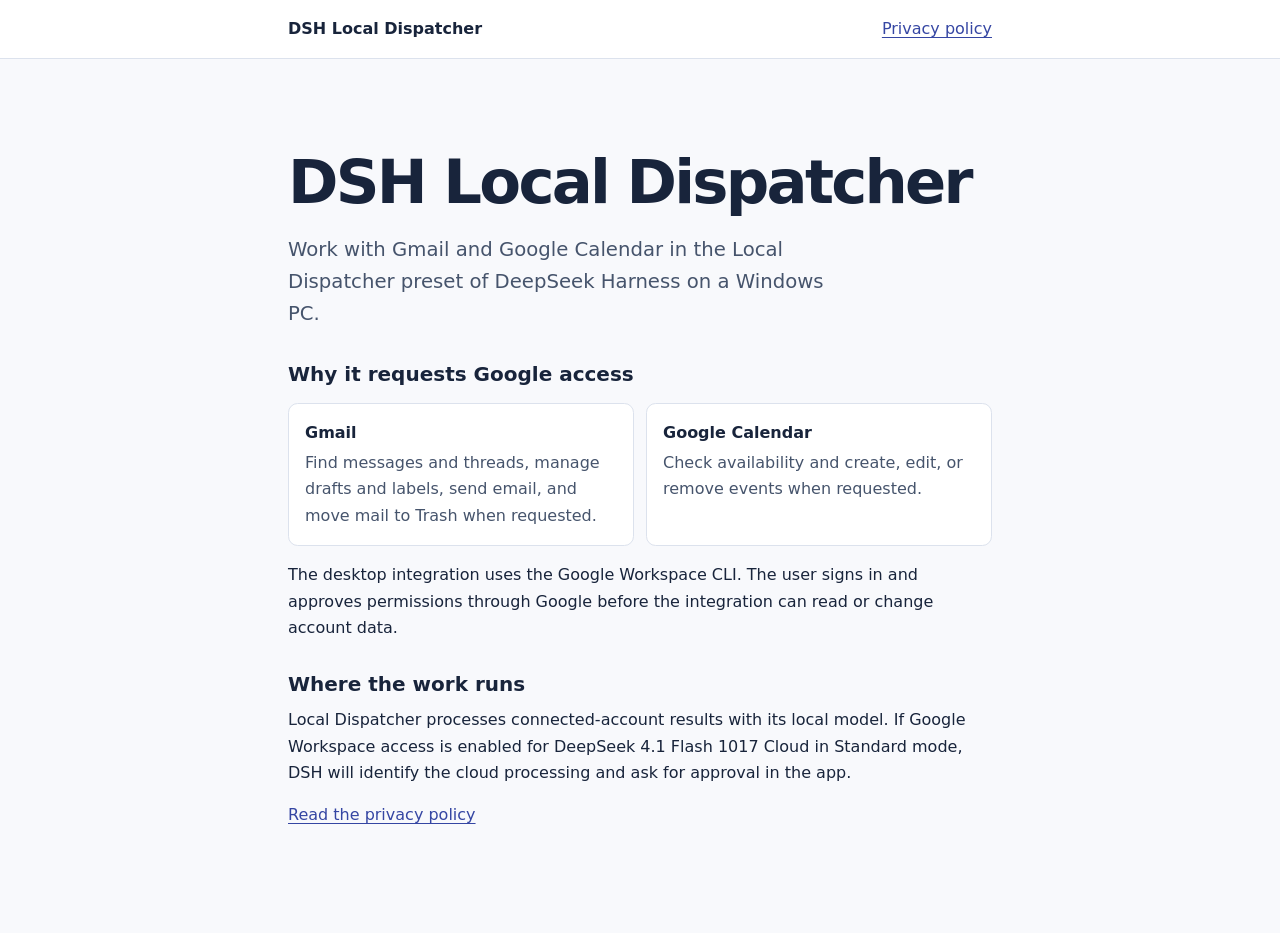
<file: index.html>
<!doctype html>
<html lang="en">
<head>
  <meta charset="utf-8">
  <meta name="viewport" content="width=device-width, initial-scale=1">
  <meta name="google-site-verification" content="Tp2aS6KYvPcbGcTCvo7cgnbqW8NkjnJlam7IIT2WCV4">
  <meta name="description" content="How DSH Local Dispatcher uses Gmail and Google Calendar on a Windows PC.">
  <title>DSH Local Dispatcher</title>
  <link rel="stylesheet" href="styles.css">
</head>
<body>
  <header class="site-header">
    <div class="shell nav">
      <a class="brand" href="./" aria-current="page">DSH Local Dispatcher</a>
      <a href="privacy.html">Privacy policy</a>
    </div>
  </header>
  <main class="shell">
    <h1>DSH Local Dispatcher</h1>
    <p class="intro">Work with Gmail and Google Calendar in the Local Dispatcher preset of DeepSeek Harness on a Windows PC.</p>
    <section aria-labelledby="access">
      <h2 id="access">Why it requests Google access</h2>
      <dl class="services">
        <div>
          <dt>Gmail</dt>
          <dd>Find messages and threads, manage drafts and labels, send email, and move mail to Trash when requested.</dd>
        </div>
        <div>
          <dt>Google Calendar</dt>
          <dd>Check availability and create, edit, or remove events when requested.</dd>
        </div>
      </dl>
      <p>The desktop integration uses the Google Workspace CLI. The user signs in and approves permissions through Google before the integration can read or change account data.</p>
    </section>
    <section aria-labelledby="local">
      <h2 id="local">Where the work runs</h2>
      <p>Local Dispatcher processes connected-account results with its local model. If Google Workspace access is enabled for DeepSeek 4.1 Flash 1017 Cloud in Standard mode, DSH will identify the cloud processing and ask for approval in the app.</p>
      <p><a href="privacy.html">Read the privacy policy</a></p>
    </section>
  </main>
</body>
</html>
</file>
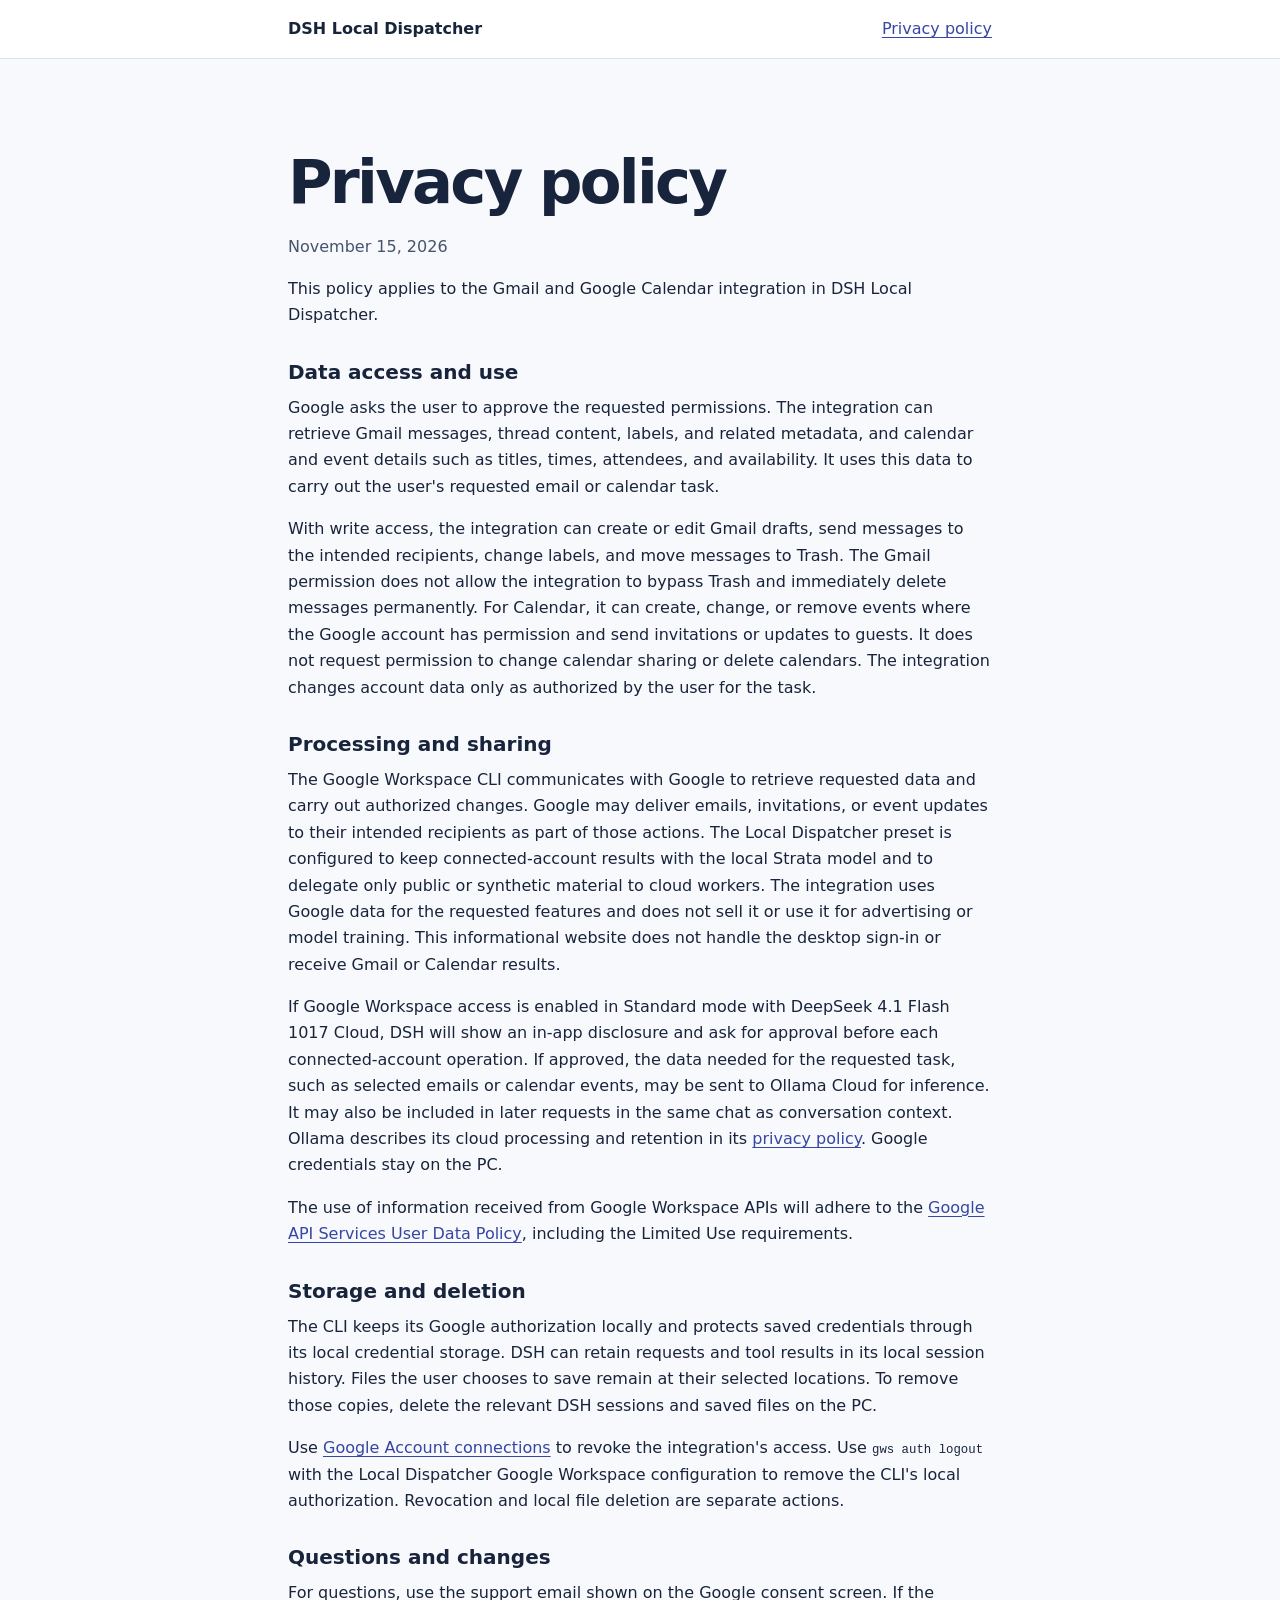
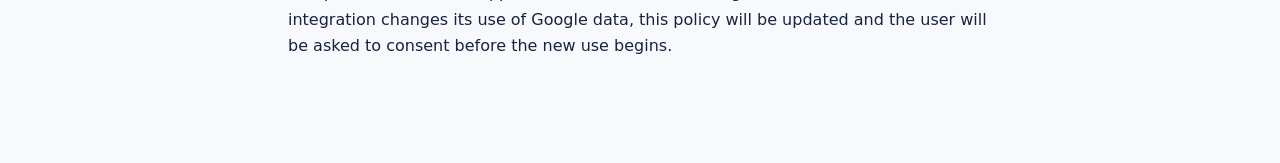
<file: privacy.html>
<!doctype html>
<html lang="en">
<head>
  <meta charset="utf-8">
  <meta name="viewport" content="width=device-width, initial-scale=1">
  <meta name="description" content="Privacy policy for the DSH Local Dispatcher Gmail and Google Calendar integration.">
  <title>Privacy policy | DSH Local Dispatcher</title>
  <link rel="stylesheet" href="styles.css">
</head>
<body>
  <header class="site-header">
    <div class="shell nav">
      <a class="brand" href="./">DSH Local Dispatcher</a>
      <a href="privacy.html" aria-current="page">Privacy policy</a>
    </div>
  </header>
  <main class="shell policy">
    <h1>Privacy policy</h1>
    <p class="updated">November 15, 2026</p>
    <p>This policy applies to the Gmail and Google Calendar integration in DSH Local Dispatcher.</p>
    <h2>Data access and use</h2>
    <p>Google asks the user to approve the requested permissions. The integration can retrieve Gmail messages, thread content, labels, and related metadata, and calendar and event details such as titles, times, attendees, and availability. It uses this data to carry out the user's requested email or calendar task.</p>
    <p>With write access, the integration can create or edit Gmail drafts, send messages to the intended recipients, change labels, and move messages to Trash. The Gmail permission does not allow the integration to bypass Trash and immediately delete messages permanently. For Calendar, it can create, change, or remove events where the Google account has permission and send invitations or updates to guests. It does not request permission to change calendar sharing or delete calendars. The integration changes account data only as authorized by the user for the task.</p>
    <h2>Processing and sharing</h2>
    <p>The Google Workspace CLI communicates with Google to retrieve requested data and carry out authorized changes. Google may deliver emails, invitations, or event updates to their intended recipients as part of those actions. The Local Dispatcher preset is configured to keep connected-account results with the local Strata model and to delegate only public or synthetic material to cloud workers. The integration uses Google data for the requested features and does not sell it or use it for advertising or model training. This informational website does not handle the desktop sign-in or receive Gmail or Calendar results.</p>
    <p>If Google Workspace access is enabled in Standard mode with DeepSeek 4.1 Flash 1017 Cloud, DSH will show an in-app disclosure and ask for approval before each connected-account operation. If approved, the data needed for the requested task, such as selected emails or calendar events, may be sent to Ollama Cloud for inference. It may also be included in later requests in the same chat as conversation context. Ollama describes its cloud processing and retention in its <a href="https://ollama.com/privacy">privacy policy</a>. Google credentials stay on the PC.</p>
    <p>The use of information received from Google Workspace APIs will adhere to the <a href="https://developers.google.com/terms/api-services-user-data-policy">Google API Services User Data Policy</a>, including the Limited Use requirements.</p>
    <h2>Storage and deletion</h2>
    <p>The CLI keeps its Google authorization locally and protects saved credentials through its local credential storage. DSH can retain requests and tool results in its local session history. Files the user chooses to save remain at their selected locations. To remove those copies, delete the relevant DSH sessions and saved files on the PC.</p>
    <p>Use <a href="https://myaccount.google.com/connections">Google Account connections</a> to revoke the integration's access. Use <code>gws auth logout</code> with the Local Dispatcher Google Workspace configuration to remove the CLI's local authorization. Revocation and local file deletion are separate actions.</p>
    <h2>Questions and changes</h2>
    <p>For questions, use the support email shown on the Google consent screen. If the integration changes its use of Google data, this policy will be updated and the user will be asked to consent before the new use begins.</p>
  </main>
</body>
</html>
</file>
<file: styles.css>
:root {
  color-scheme: light dark;
  --page: #f8f9fc;
  --surface: #fff;
  --text: #18243b;
  --muted: #46546c;
  --line: #dce2ed;
  --link: #3546a3;
  font-family: Inter, system-ui, sans-serif;
}

* { box-sizing: border-box; }
body { margin: 0; background: var(--page); color: var(--text); line-height: 1.65; }
.shell { width: min(100% - 2.5rem, 44rem); margin-inline: auto; }
.site-header { background: var(--surface); border-bottom: 1px solid var(--line); }
.nav { display: flex; align-items: center; justify-content: space-between; gap: .6rem 1.25rem; flex-wrap: wrap; padding-block: 1rem; }
.brand { color: var(--text); font-weight: 700; text-decoration: none; }
main { padding-block: clamp(2.5rem, 8vw, 5.5rem); }
h1, h2 { line-height: 1.18; }
h1 { font-size: clamp(2.2rem, 6vw, 3.8rem); letter-spacing: -.045em; margin: 0 0 .9rem; }
h2 { font-size: 1.25rem; margin: 2rem 0 .65rem; }
p { margin: .6rem 0 1rem; }
.intro { font-size: 1.23rem; color: var(--muted); max-width: 35rem; }
.services { display: grid; grid-template-columns: repeat(2, minmax(0, 1fr)); gap: .75rem; }
.services div { padding: 1rem; background: var(--surface); border: 1px solid var(--line); border-radius: .6rem; }
.services dt { font-weight: 700; }
.services dd { margin: .25rem 0 0; color: var(--muted); }
a { color: var(--link); text-underline-offset: .2em; }
a:focus-visible { outline: 2px solid var(--link); outline-offset: .2em; }
.updated { color: var(--muted); }
code { font-size: .95em; }

@media (max-width: 32rem) {
  .services { grid-template-columns: 1fr; }
}

@media (prefers-color-scheme: dark) {
  :root {
    --page: #111827;
    --surface: #1a2335;
    --text: #f0f4ff;
    --muted: #c0cbe0;
    --line: #35435b;
    --link: #b4c1ff;
  }
}
</file>
